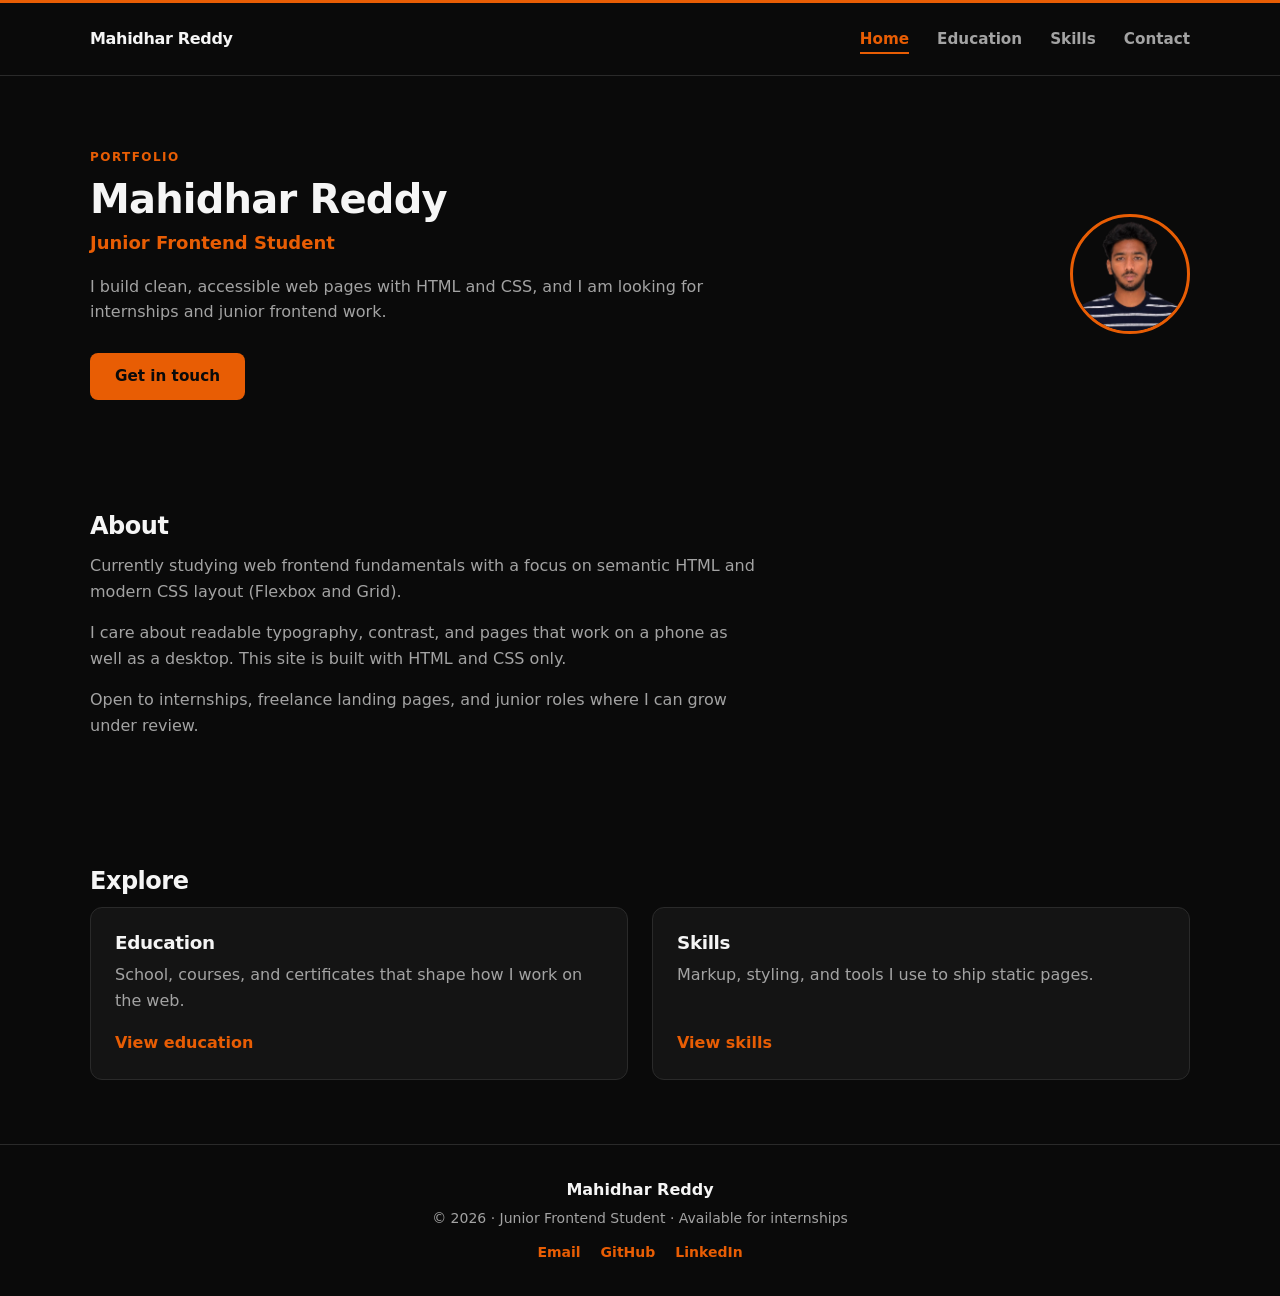
<file: index.html>
<!DOCTYPE html>
<html lang="en">
<head>
  <meta charset="UTF-8">
  <meta name="viewport" content="width=device-width, initial-scale=1.0">
  <title>MAHIDHAR | Junior Frontend Student</title>
  <meta name="description" content="Portfolio of Mahidhar Reddy, a junior frontend student building clean, accessible web pages with HTML and CSS.">
  <link rel="stylesheet" href="css/style.css">
</head>
<body class="page-home">
  <a class="skip-link" href="#main">Skip to content</a>

  <header class="site-header">
    <div class="header-accent"></div>
    <div class="wrap header-inner">
      <a class="logo" href="index.html">Mahidhar Reddy</a>
      <nav class="site-nav" aria-label="Primary">
        <ul>
          <li><a class="nav-link is-active" href="index.html" aria-current="page">Home</a></li>
          <li><a class="nav-link" href="education.html">Education</a></li>
          <li><a class="nav-link" href="skills.html">Skills</a></li>
          <li><a class="nav-link" href="contact.html">Contact</a></li>
        </ul>
      </nav>
    </div>
  </header>

  <main class="site-main" id="main">
    <section class="hero section">
      <div class="wrap hero-inner">
        <div class="hero-copy">
          <p class="section-kicker">Portfolio</p>
          <h1>Mahidhar Reddy</h1>
          <p class="hero-role">Junior Frontend Student</p>
          <p class="hero-pitch">I build clean, accessible web pages with HTML and CSS, and I am looking for internships and junior frontend work.</p>
          <a class="btn btn-primary" href="contact.html">Get in touch</a>
        </div>
        <img class="avatar" src="assets/pfp.png" alt="Portrait of Mahidhar Reddy" width="120" height="120">
      </div>
    </section>

    <section class="about section">
      <div class="wrap">
        <h2>About</h2>
        <div class="about-copy">
          <p>Currently studying web frontend fundamentals with a focus on semantic HTML and modern CSS layout (Flexbox and Grid).</p>
          <p>I care about readable typography, contrast, and pages that work on a phone as well as a desktop. This site is built with HTML and CSS only.</p>
          <p>Open to internships, freelance landing pages, and junior roles where I can grow under review.</p>
        </div>
      </div>
    </section>

    <section class="previews section">
      <div class="wrap">
        <h2>Explore</h2>
        <div class="preview-grid">
          <article class="card">
            <h3 class="card-title">Education</h3>
            <p>School, courses, and certificates that shape how I work on the web.</p>
            <a class="card-link" href="education.html">View education</a>
          </article>
          <article class="card">
            <h3 class="card-title">Skills</h3>
            <p>Markup, styling, and tools I use to ship static pages.</p>
            <a class="card-link" href="skills.html">View skills</a>
          </article>
        </div>
      </div>
    </section>
  </main>

  <footer class="site-footer">
    <div class="wrap footer-inner">
      <p class="footer-name">Mahidhar Reddy</p>
      <p class="footer-copy">© 2026 · Junior Frontend Student · Available for internships</p>
      <p class="footer-links">
        <a href="mailto:mahidharlebaka3971@gmail.com">Email</a>
        <a href="https://github.com/mahidharlebaka">GitHub</a>
        <a href="https://www.linkedin.com/in/mahidharlebaka">LinkedIn</a>
      </p>
    </div>
  </footer>
</body>
</html>
</file>
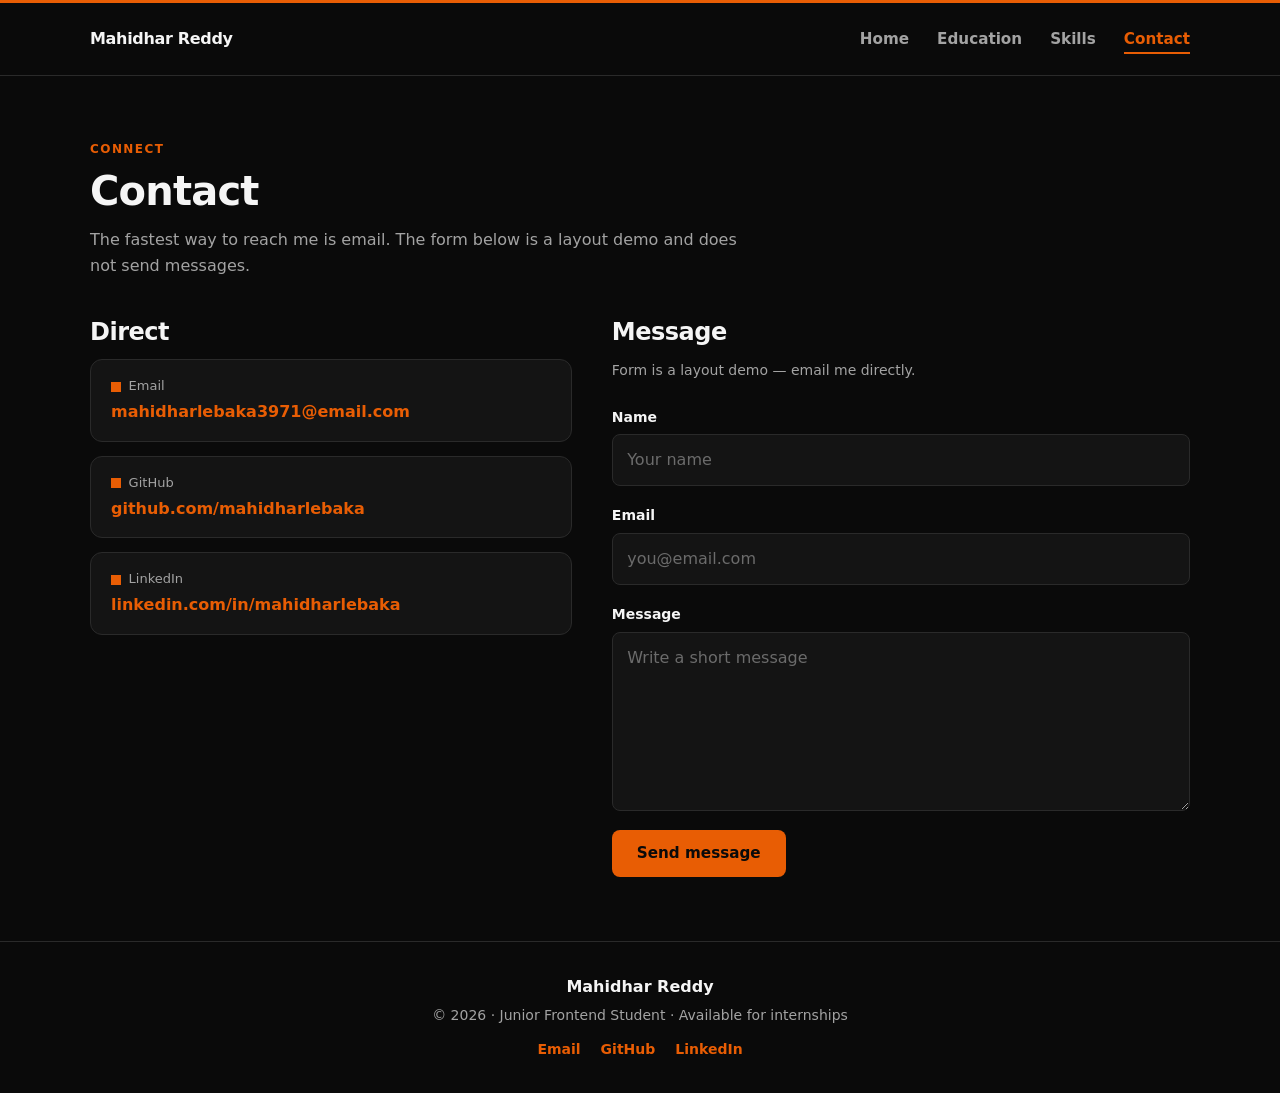
<file: contact.html>
<!DOCTYPE html>
<html lang="en">
<head>
  <meta charset="UTF-8">
  <meta name="viewport" content="width=device-width, initial-scale=1.0">
  <title>Contact | MAHIDHAR</title>
  <meta name="description" content="Reach Mahidhar Reddy by email, GitHub, or LinkedIn.">
  <link rel="stylesheet" href="css/style.css">
</head>
<body class="page-contact">
  <a class="skip-link" href="#main">Skip to content</a>

  <header class="site-header">
    <div class="header-accent"></div>
    <div class="wrap header-inner">
      <a class="logo" href="index.html">Mahidhar Reddy</a>
      <nav class="site-nav" aria-label="Primary">
        <ul>
          <li><a class="nav-link" href="index.html">Home</a></li>
          <li><a class="nav-link" href="education.html">Education</a></li>
          <li><a class="nav-link" href="skills.html">Skills</a></li>
          <li><a class="nav-link is-active" href="contact.html" aria-current="page">Contact</a></li>
        </ul>
      </nav>
    </div>
  </header>

  <main class="site-main" id="main">
    <div class="wrap section">
      <p class="section-kicker">Connect</p>
      <h1>Contact</h1>
      <p class="lead">The fastest way to reach me is email. The form below is a layout demo and does not send messages.</p>

      <div class="contact-grid">
        <section class="contact-direct" aria-labelledby="contact-direct-title">
          <h2 id="contact-direct-title">Direct</h2>
          <ul class="contact-list">
            <li class="contact-item">
              <span class="contact-label">Email</span>
              <a class="contact-value" href="mailto:mahidharlebaka3971@email.com">mahidharlebaka3971@email.com</a>
            </li>
            <li class="contact-item">
              <span class="contact-label">GitHub</span>
              <a class="contact-value" href="https://github.com/mahidharlebaka" target="_blank" rel="noopener noreferrer">github.com/mahidharlebaka</a>
            </li>
            <li class="contact-item">
              <span class="contact-label">LinkedIn</span>
              <a class="contact-value" href="https://www.linkedin.com/in/mahidharlebaka" target="_blank" rel="noopener noreferrer">linkedin.com/in/mahidharlebaka</a>
            </li>
          </ul>
        </section>

        <section class="contact-form" aria-labelledby="contact-form-title">
          <h2 id="contact-form-title">Message</h2>
          <form class="form" aria-describedby="form-note">
            <p id="form-note" class="form-note">Form is a layout demo — email me directly.</p>

            <div class="field">
              <label for="name">Name</label>
              <input id="name" name="name" type="text" autocomplete="name" placeholder="Your name">
            </div>

            <div class="field">
              <label for="email">Email</label>
              <input id="email" name="email" type="email" autocomplete="email" placeholder="you@email.com">
            </div>

            <div class="field">
              <label for="message">Message</label>
              <textarea id="message" name="message" rows="6" placeholder="Write a short message"></textarea>
            </div>

            <button class="btn btn-primary" type="button">Send message</button>
          </form>
        </section>
      </div>
    </div>
  </main>

  <footer class="site-footer">
    <div class="wrap footer-inner">
      <p class="footer-name">Mahidhar Reddy</p>
      <p class="footer-copy">© 2026 · Junior Frontend Student · Available for internships</p>
      <p class="footer-links">
        <a href="mailto:mahidharlebaka3971@gmail.com">Email</a>
        <a href="https://github.com/mahidharlebaka">GitHub</a>
        <a href="https://www.linkedin.com/in/mahidharlebaka">LinkedIn</a>
      </p>
    </div>
  </footer>
</body>
</html>
</file>
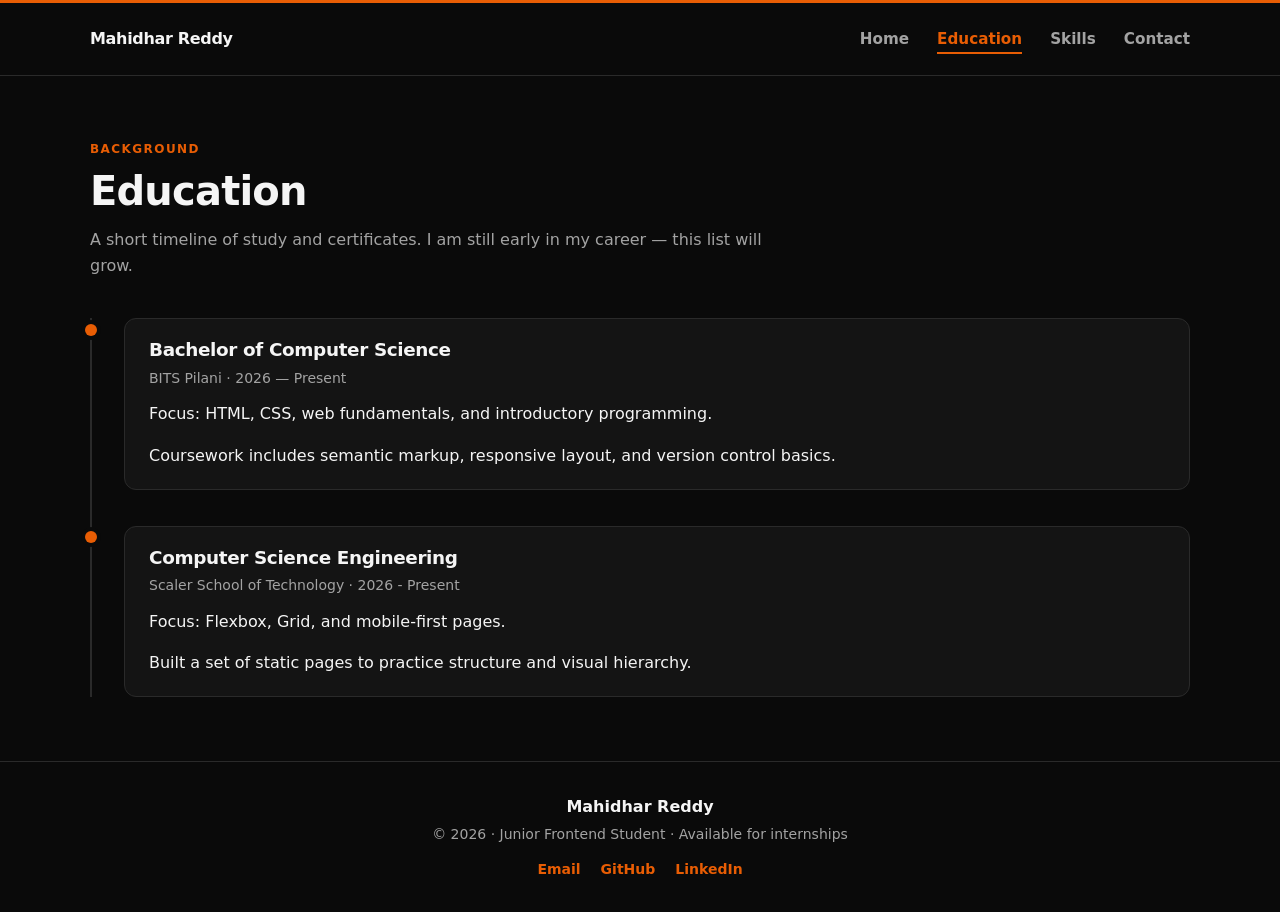
<file: education.html>
<!DOCTYPE html>
<html lang="en">
<head>
  <meta charset="UTF-8">
  <meta name="viewport" content="width=device-width, initial-scale=1.0">
  <title>Education | MAHIDHAR</title>
  <meta name="description" content="Study and certificates behind Mahidhar Reddy's work as a junior frontend student.">
  <link rel="stylesheet" href="css/style.css">
</head>
<body class="page-education">
  <a class="skip-link" href="#main">Skip to content</a>

  <header class="site-header">
    <div class="header-accent"></div>
    <div class="wrap header-inner">
      <a class="logo" href="index.html">Mahidhar Reddy</a>
      <nav class="site-nav" aria-label="Primary">
        <ul>
          <li><a class="nav-link" href="index.html">Home</a></li>
          <li><a class="nav-link is-active" href="education.html" aria-current="page">Education</a></li>
          <li><a class="nav-link" href="skills.html">Skills</a></li>
          <li><a class="nav-link" href="contact.html">Contact</a></li>
        </ul>
      </nav>
    </div>
  </header>

  <main class="site-main" id="main">
    <div class="wrap section">
      <p class="section-kicker">Background</p>
      <h1>Education</h1>
      <p class="lead">A short timeline of study and certificates. I am still early in my career — this list will grow.</p>

      <ol class="timeline">
        <li class="timeline-item">
          <div class="timeline-card">
            <h2>Bachelor of Computer Science</h2>
            <p class="timeline-meta">BITS Pilani · 2026 — Present</p>
            <p>Focus: HTML, CSS, web fundamentals, and introductory programming.</p>
            <p>Coursework includes semantic markup, responsive layout, and version control basics.</p>
          </div>
        </li>
        <li class="timeline-item">
          <div class="timeline-card">
            <h2>Computer Science Engineering</h2>
            <p class="timeline-meta">Scaler School of Technology · 2026 - Present</p>
            <p>Focus: Flexbox, Grid, and mobile-first pages.</p>
            <p>Built a set of static pages to practice structure and visual hierarchy.</p>
          </div>
        </li>
      </ol>
    </div>
  </main>

  <footer class="site-footer">
    <div class="wrap footer-inner">
      <p class="footer-name">Mahidhar Reddy</p>
      <p class="footer-copy">© 2026 · Junior Frontend Student · Available for internships</p>
      <p class="footer-links">
        <a href="mailto:mahidharlebaka3971@gmail.com">Email</a>
        <a href="https://github.com/mahidharlebaka">GitHub</a>
        <a href="https://www.linkedin.com/in/mahidharlebaka">LinkedIn</a>
      </p>
    </div>
  </footer>
</body>
</html>
</file>
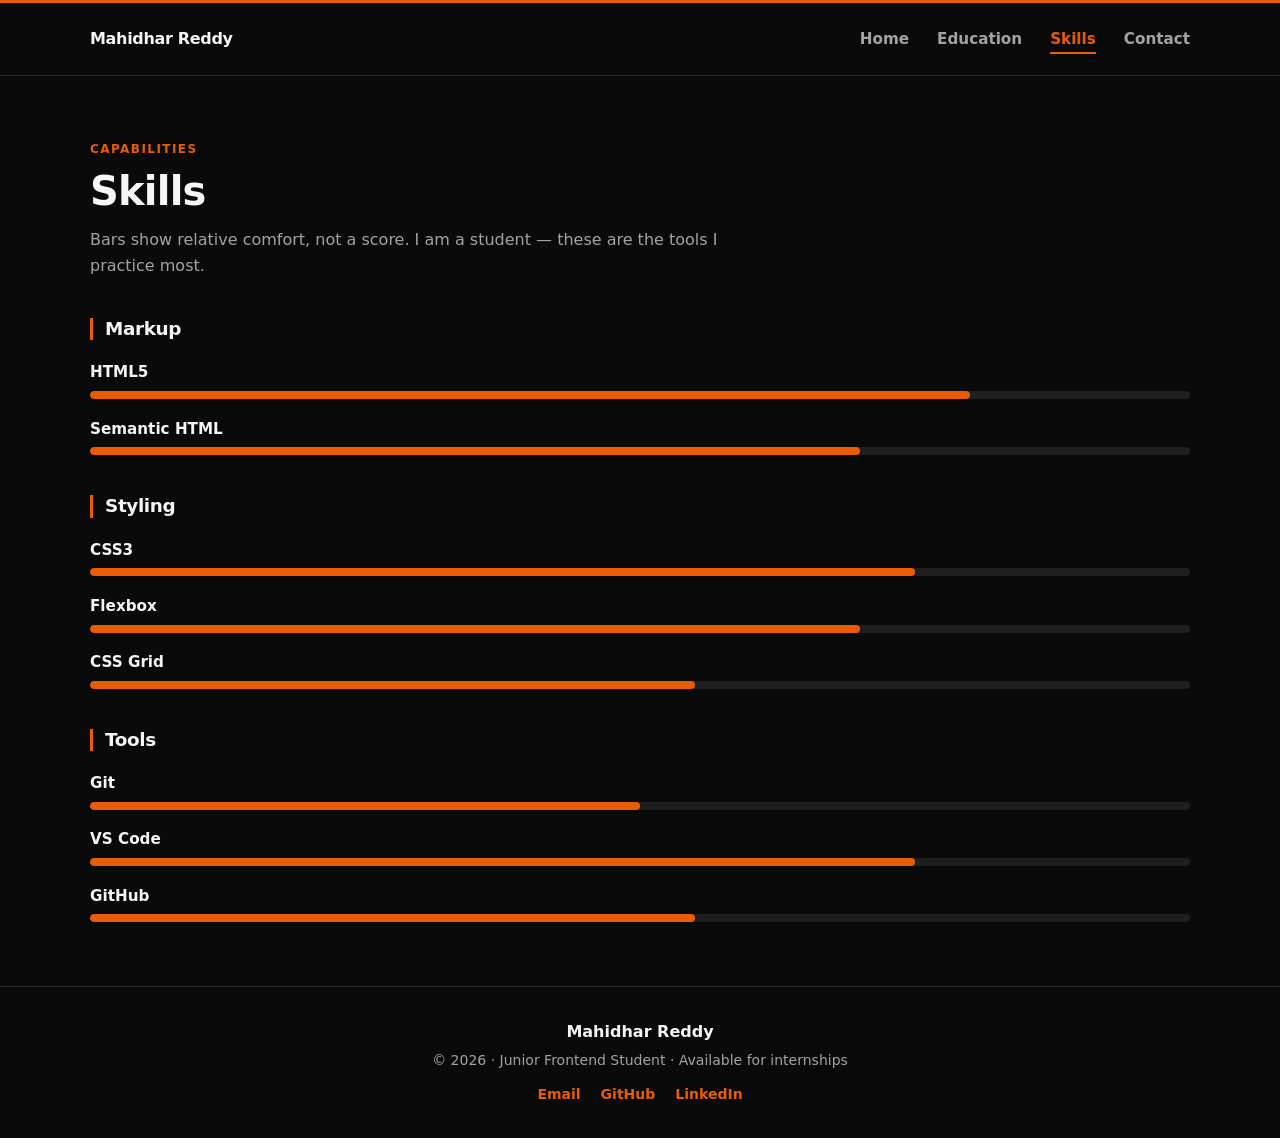
<file: skills.html>
<!DOCTYPE html>
<html lang="en">
<head>
  <meta charset="UTF-8">
  <meta name="viewport" content="width=device-width, initial-scale=1.0">
  <title>Skills | MAHIDHAR</title>
  <meta name="description" content="Markup, styling, and tools Mahidhar Reddy practices as a junior frontend student.">
  <link rel="stylesheet" href="css/style.css">
</head>
<body class="page-skills">
  <a class="skip-link" href="#main">Skip to content</a>

  <header class="site-header">
    <div class="header-accent"></div>
    <div class="wrap header-inner">
      <a class="logo" href="index.html">Mahidhar Reddy</a>
      <nav class="site-nav" aria-label="Primary">
        <ul>
          <li><a class="nav-link" href="index.html">Home</a></li>
          <li><a class="nav-link" href="education.html">Education</a></li>
          <li><a class="nav-link is-active" href="skills.html" aria-current="page">Skills</a></li>
          <li><a class="nav-link" href="contact.html">Contact</a></li>
        </ul>
      </nav>
    </div>
  </header>

  <main class="site-main" id="main">
    <div class="wrap section">
      <p class="section-kicker">Capabilities</p>
      <h1>Skills</h1>
      <p class="lead">Bars show relative comfort, not a score. I am a student — these are the tools I practice most.</p>

      <div class="skill-groups">
        <section class="skill-group" aria-labelledby="skills-markup">
          <h2 id="skills-markup">Markup</h2>
          <div class="skill">
            <div class="skill-head">
              <span class="skill-name">HTML5</span>
            </div>
            <div class="skill-track" role="meter" aria-label="HTML5" aria-valuemin="0" aria-valuemax="100" aria-valuenow="80">
              <div class="skill-fill bar-html"></div>
            </div>
          </div>
          <div class="skill">
            <div class="skill-head">
              <span class="skill-name">Semantic HTML</span>
            </div>
            <div class="skill-track" role="meter" aria-label="Semantic HTML" aria-valuemin="0" aria-valuemax="100" aria-valuenow="70">
              <div class="skill-fill bar-semantic"></div>
            </div>
          </div>
        </section>

        <section class="skill-group" aria-labelledby="skills-styling">
          <h2 id="skills-styling">Styling</h2>
          <div class="skill">
            <div class="skill-head">
              <span class="skill-name">CSS3</span>
            </div>
            <div class="skill-track" role="meter" aria-label="CSS3" aria-valuemin="0" aria-valuemax="100" aria-valuenow="75">
              <div class="skill-fill bar-css"></div>
            </div>
          </div>
          <div class="skill">
            <div class="skill-head">
              <span class="skill-name">Flexbox</span>
            </div>
            <div class="skill-track" role="meter" aria-label="Flexbox" aria-valuemin="0" aria-valuemax="100" aria-valuenow="70">
              <div class="skill-fill bar-flex"></div>
            </div>
          </div>
          <div class="skill">
            <div class="skill-head">
              <span class="skill-name">CSS Grid</span>
            </div>
            <div class="skill-track" role="meter" aria-label="CSS Grid" aria-valuemin="0" aria-valuemax="100" aria-valuenow="55">
              <div class="skill-fill bar-grid"></div>
            </div>
          </div>
        </section>

        <section class="skill-group" aria-labelledby="skills-tools">
          <h2 id="skills-tools">Tools</h2>
          <div class="skill">
            <div class="skill-head">
              <span class="skill-name">Git</span>
            </div>
            <div class="skill-track" role="meter" aria-label="Git" aria-valuemin="0" aria-valuemax="100" aria-valuenow="50">
              <div class="skill-fill bar-git"></div>
            </div>
          </div>
          <div class="skill">
            <div class="skill-head">
              <span class="skill-name">VS Code</span>
            </div>
            <div class="skill-track" role="meter" aria-label="VS Code" aria-valuemin="0" aria-valuemax="100" aria-valuenow="75">
              <div class="skill-fill bar-vscode"></div>
            </div>
          </div>
          <div class="skill">
            <div class="skill-head">
              <span class="skill-name">GitHub</span>
            </div>
            <div class="skill-track" role="meter" aria-label="GitHub" aria-valuemin="0" aria-valuemax="100" aria-valuenow="55">
              <div class="skill-fill bar-github"></div>
            </div>
          </div>
        </section>
      </div>
    </div>
  </main>

  <footer class="site-footer">
    <div class="wrap footer-inner">
      <p class="footer-name">Mahidhar Reddy</p>
      <p class="footer-copy">© 2026 · Junior Frontend Student · Available for internships</p>
      <p class="footer-links">
        <a href="mailto:mahidharlebaka3971@gmail.com">Email</a>
        <a href="https://github.com/mahidharlebaka">GitHub</a>
        <a href="https://www.linkedin.com/in/mahidharlebaka">LinkedIn</a>
      </p>
    </div>
  </footer>
</body>
</html>
</file>
<file: css/style.css>
/* Alex Rivera — junior frontend student portfolio. HTML + CSS only, no build step. */

:root {
  --bg: #0a0a0a;
  --surface: #141414;
  --accent: #e85d04;
  --accent-hover: #f48c06;
  --text: #f5f5f5;
  --muted: #a3a3a3;
  --border: #2a2a2a;
  --max: 1100px;
  --pad: 1.5rem;
  --radius: 12px;
  --header-h: 72px;
  --font: system-ui, -apple-system, "Segoe UI", Roboto, sans-serif;
}

*,
*::before,
*::after {
  box-sizing: border-box;
}

html {
  scroll-behavior: smooth;
}

body {
  margin: 0;
  background: var(--bg);
  color: var(--text);
  font-family: var(--font);
  font-size: 16px;
  line-height: 1.6;
  min-height: 100vh;
  display: flex;
  flex-direction: column;
}

img {
  max-width: 100%;
  display: block;
}

a {
  color: var(--accent);
  text-decoration: none;
}

a:hover {
  color: var(--accent-hover);
  text-decoration: underline;
}

a:focus-visible,
button:focus-visible,
input:focus-visible,
textarea:focus-visible {
  outline: 2px solid var(--accent);
  outline-offset: 3px;
}

h1,
h2,
h3 {
  color: var(--text);
  line-height: 1.2;
  font-weight: 700;
  letter-spacing: -0.02em;
  margin: 0 0 0.75rem;
}

h1 {
  font-size: 2.5rem;
}

h2 {
  font-size: 1.5rem;
}

p {
  margin: 0 0 1rem;
}

main {
  flex: 1;
}

.skip-link {
  position: absolute;
  left: -9999px;
  top: 0;
  z-index: 200;
  background: var(--accent);
  color: #0a0a0a;
  font-weight: 700;
  font-size: 0.9rem;
  padding: 0.7rem 1.1rem;
  border-radius: 0 0 8px 0;
}

.skip-link:focus {
  left: 0;
  color: #0a0a0a;
  text-decoration: none;
}

.wrap {
  width: min(var(--max), 100% - 2 * var(--pad));
  margin-inline: auto;
}

.section {
  padding: 4rem 0;
}

.section-kicker {
  color: var(--accent);
  font-size: 0.75rem;
  font-weight: 700;
  letter-spacing: 0.12em;
  text-transform: uppercase;
  margin: 0 0 0.5rem;
}

.lead {
  color: var(--muted);
  max-width: 42rem;
  margin: 0;
}

.site-header {
  position: sticky;
  top: 0;
  z-index: 100;
  background: var(--bg);
  border-bottom: 1px solid var(--border);
}

.header-accent {
  height: 3px;
  width: 100%;
  background: var(--accent);
}

.header-inner {
  display: flex;
  align-items: center;
  justify-content: space-between;
  gap: 1rem;
  min-height: var(--header-h);
}

.logo {
  font-weight: 800;
  letter-spacing: -0.02em;
  color: var(--text);
}

.logo:hover {
  color: var(--accent);
  text-decoration: none;
}

.site-nav ul {
  list-style: none;
  margin: 0;
  padding: 0;
  display: flex;
  gap: 1.75rem;
}

.nav-link {
  color: var(--muted);
  font-weight: 600;
  font-size: 0.95rem;
}

.nav-link:hover {
  color: var(--text);
  text-decoration: none;
}

.nav-link.is-active {
  color: var(--accent);
  border-bottom: 2px solid var(--accent);
  padding-bottom: 4px;
}

.btn {
  display: inline-block;
  padding: 0.85rem 1.5rem;
  border: 1px solid transparent;
  border-radius: 8px;
  font-family: inherit;
  font-size: 0.95rem;
  font-weight: 700;
  line-height: 1.2;
  cursor: pointer;
  transition: background 0.15s ease, color 0.15s ease, border-color 0.15s ease;
}

.btn-primary {
  background: var(--accent);
  color: #0a0a0a;
}

.btn-primary:hover {
  background: var(--accent-hover);
  color: #0a0a0a;
  text-decoration: none;
}

.card {
  background: var(--surface);
  border: 1px solid var(--border);
  border-radius: var(--radius);
  padding: 1.5rem;
  display: flex;
  flex-direction: column;
  gap: 0.5rem;
  transition: border-color 0.15s ease;
}

.card:hover {
  border-color: var(--accent);
}

.card-title {
  font-size: 1.15rem;
  margin: 0;
}

.card p {
  color: var(--muted);
  margin: 0;
}

.card-link {
  color: var(--accent);
  font-weight: 700;
  margin-top: auto;
  padding-top: 0.5rem;
}

.site-footer {
  border-top: 1px solid var(--border);
  padding: 2rem 0;
  margin-top: auto;
  text-align: center;
}

.footer-name {
  font-weight: 700;
  margin: 0 0 0.25rem;
}

.footer-copy {
  color: var(--muted);
  font-size: 0.875rem;
  margin: 0 0 0.75rem;
}

.footer-links {
  display: flex;
  justify-content: center;
  gap: 1.25rem;
  flex-wrap: wrap;
  margin: 0;
}

.footer-links a {
  color: var(--accent);
  font-size: 0.875rem;
  font-weight: 600;
}

.hero {
  padding-top: 4.5rem;
  padding-bottom: 3rem;
}

.hero-inner {
  display: flex;
  align-items: center;
  justify-content: space-between;
  gap: 2rem;
}

.hero-copy {
  min-width: 0;
}

.hero h1 {
  margin-bottom: 0;
}

.hero-role {
  color: var(--accent);
  font-weight: 700;
  font-size: 1.125rem;
  margin: 0.35rem 0 0;
}

.hero-pitch {
  color: var(--muted);
  max-width: 42rem;
  margin: 1rem 0 0;
}

.hero .btn {
  margin-top: 1.75rem;
}

.avatar {
  width: 120px;
  height: 120px;
  flex: 0 0 auto;
  border-radius: 50%;
  border: 3px solid var(--accent);
  object-fit: cover;
}

.about-copy {
  max-width: 42rem;
  color: var(--muted);
}

.about-copy p:last-child {
  margin-bottom: 0;
}

.preview-grid {
  display: grid;
  grid-template-columns: 1fr 1fr;
  gap: 1.5rem;
}

.timeline {
  position: relative;
  list-style: none;
  padding: 0 0 0 2rem;
  margin: 2.5rem 0 0;
  border-left: 2px solid var(--border);
}

.timeline-item {
  position: relative;
  padding-bottom: 2.25rem;
}

.timeline-item:last-child {
  padding-bottom: 0;
}

.timeline-item::before {
  content: "";
  position: absolute;
  left: calc(-2rem - 7px);
  top: 0.35rem;
  width: 12px;
  height: 12px;
  background: var(--accent);
  border-radius: 50%;
  box-shadow: 0 0 0 4px var(--bg);
}

.timeline-card {
  background: var(--surface);
  border: 1px solid var(--border);
  border-radius: var(--radius);
  padding: 1.25rem 1.5rem;
}

.timeline-card h2 {
  font-size: 1.15rem;
  margin-bottom: 0.35rem;
}

.timeline-meta {
  color: var(--muted);
  font-size: 0.875rem;
  margin: 0 0 0.75rem;
}

.timeline-card p:last-child {
  margin-bottom: 0;
}

.skill-groups {
  display: flex;
  flex-direction: column;
  gap: 2.5rem;
  margin-top: 2.5rem;
}

.skill-group h2 {
  font-size: 1.15rem;
  border-left: 3px solid var(--accent);
  padding-left: 0.75rem;
  margin-bottom: 1.25rem;
}

.skill {
  margin-bottom: 1.1rem;
}

.skill:last-child {
  margin-bottom: 0;
}

.skill-head {
  margin-bottom: 0.4rem;
}

.skill-name {
  display: block;
  font-weight: 600;
  font-size: 0.95rem;
}

.skill-track {
  height: 8px;
  background: #1f1f1f;
  border-radius: 999px;
  overflow: hidden;
}

.skill-fill {
  height: 100%;
  background: var(--accent);
  border-radius: 999px;
}

.bar-html {
  width: 80%;
}

.bar-semantic {
  width: 70%;
}

.bar-css {
  width: 75%;
}

.bar-flex {
  width: 70%;
}

.bar-grid {
  width: 55%;
}

.bar-git {
  width: 50%;
}

.bar-vscode {
  width: 75%;
}

.bar-github {
  width: 55%;
}

.contact-grid {
  display: grid;
  grid-template-columns: 1fr 1.2fr;
  gap: 2.5rem;
  align-items: start;
  margin-top: 2.5rem;
}

.contact-list {
  list-style: none;
  margin: 0;
  padding: 0;
  display: flex;
  flex-direction: column;
  gap: 0.85rem;
}

.contact-item {
  background: var(--surface);
  border: 1px solid var(--border);
  border-radius: var(--radius);
  padding: 1rem 1.25rem;
  transition: border-color 0.15s ease;
}

.contact-item:hover {
  border-color: var(--accent);
}

.contact-label {
  display: block;
  position: relative;
  padding-left: 1.1rem;
  color: var(--muted);
  font-size: 0.8125rem;
  margin-bottom: 0.15rem;
}

.contact-label::before {
  content: "";
  position: absolute;
  left: 0;
  top: 0.45em;
  width: 10px;
  height: 10px;
  background: var(--accent);
}

.contact-value {
  font-weight: 600;
  word-break: break-word;
}

.form-note {
  color: var(--muted);
  font-size: 0.875rem;
  margin: 0 0 1.5rem;
}

.field {
  margin-bottom: 1.15rem;
  display: flex;
  flex-direction: column;
  gap: 0.4rem;
}

.field label {
  font-weight: 600;
  font-size: 0.875rem;
}

input,
textarea {
  background: var(--surface);
  color: var(--text);
  border: 1px solid var(--border);
  border-radius: 8px;
  padding: 0.75rem 0.9rem;
  font: inherit;
  width: 100%;
}

input::placeholder,
textarea::placeholder {
  color: #6b6b6b;
}

input:focus,
textarea:focus {
  border-color: var(--accent);
}

textarea {
  resize: vertical;
  min-height: 140px;
}

@media (max-width: 720px) {
  :root {
    --pad: 1.25rem;
  }

  h1 {
    font-size: 2rem;
  }

  .section {
    padding: 2.5rem 0;
  }

  .header-inner {
    flex-wrap: wrap;
    justify-content: flex-start;
    gap: 0.6rem 1rem;
    padding: 0.85rem 0;
  }

  .site-nav ul {
    gap: 1rem;
    flex-wrap: wrap;
  }

  .hero {
    padding-top: 3rem;
    padding-bottom: 2.5rem;
  }

  .hero-inner {
    flex-direction: column;
    align-items: flex-start;
    gap: 1.75rem;
  }

  .preview-grid,
  .contact-grid {
    grid-template-columns: 1fr;
  }

  .contact-grid {
    gap: 2rem;
  }

  .btn {
    display: block;
    width: 100%;
    text-align: center;
  }

  .timeline {
    padding-left: 1.5rem;
  }
  .timeline-item::before {
    left: calc(-1.5rem - 7px);
  }

  .timeline-item {
    padding-bottom: 1.75rem;
  }
}

@media (max-width: 420px) {
  :root {
    --pad: 1rem;
  }

  .site-nav ul {
    gap: 0.75rem;
  }

  .timeline-card {
    padding: 1.1rem 1.15rem;
  }
}
</file>
